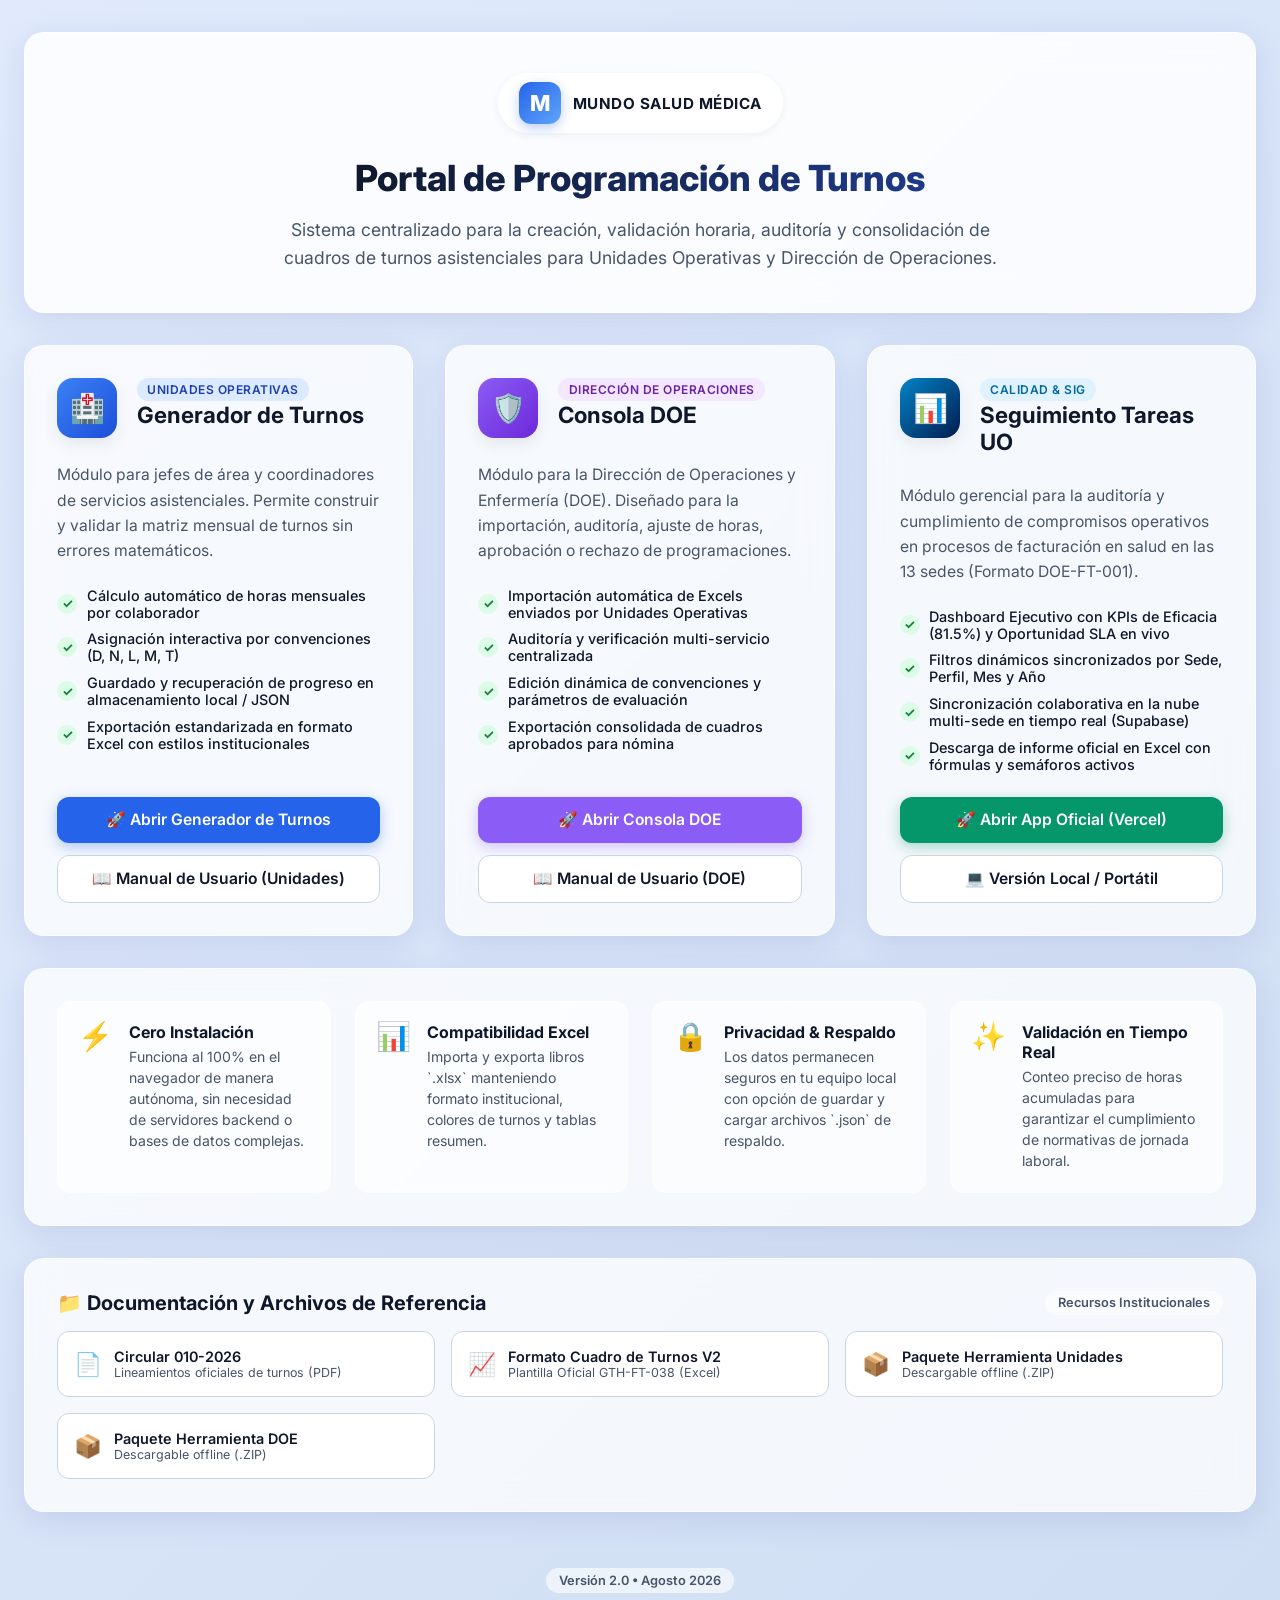
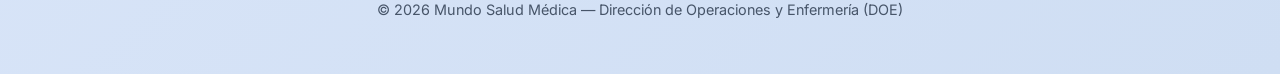
<file: index.html>
<!DOCTYPE html>
<html lang="es">
<head>
    <meta charset="UTF-8">
    <meta name="viewport" content="width=device-width, initial-scale=1.0">
    <meta name="description" content="Portal centralizado de programación y auditoría de turnos asistenciales - Mundo Salud Médica">
    <title>Mundo Salud Médica — Portal de Programación de Turnos</title>
    <!-- Google Fonts -->
    <link rel="preconnect" href="https://fonts.googleapis.com">
    <link rel="preconnect" href="https://fonts.gstatic.com" crossorigin>
    <link href="https://fonts.googleapis.com/css2?family=Inter:wght@300;400;500;600;700;800&display=swap" rel="stylesheet">
    <style>
        :root {
            --primary: #2563eb;
            --primary-hover: #1d4ed8;
            --primary-light: #dbeafe;
            --secondary: #64748b;
            --bg-color: #f1f5f9;
            --glass-bg: rgba(255, 255, 255, 0.75);
            --glass-border: rgba(255, 255, 255, 0.6);
            --glass-shadow: 0 8px 32px 0 rgba(31, 38, 135, 0.1);
            --text-main: #0f172a;
            --text-muted: #475569;
            --border-color: #cbd5e1;
            --danger: #ef4444;
            --warning: #f59e0b;
            --success: #10b981;
            --purple: #8b5cf6;
        }

        * {
            box-sizing: border-box;
            margin: 0;
            padding: 0;
        }

        body {
            font-family: 'Inter', sans-serif;
            background: linear-gradient(135deg, #e0eafc 0%, #cfdef3 100%);
            color: var(--text-main);
            min-height: 100vh;
            padding: 2rem 1.5rem;
            display: flex;
            justify-content: center;
            align-items: center;
        }

        .hub-container {
            max-width: 1280px;
            width: 100%;
            margin: 0 auto;
            display: flex;
            flex-direction: column;
            gap: 2rem;
        }

        .glass-panel {
            background: var(--glass-bg);
            backdrop-filter: blur(16px);
            -webkit-backdrop-filter: blur(16px);
            border: 1px solid var(--glass-border);
            border-radius: 20px;
            box-shadow: var(--glass-shadow);
            padding: 2rem;
            transition: transform 0.3s ease, box-shadow 0.3s ease;
        }

        /* HEADER */
        header.glass-panel {
            display: flex;
            flex-direction: column;
            gap: 1rem;
            align-items: center;
            text-align: center;
            padding: 2.5rem 2rem;
            background: rgba(255, 255, 255, 0.85);
        }

        .logo-badge {
            display: inline-flex;
            align-items: center;
            gap: 0.75rem;
            background: white;
            padding: 0.5rem 1.25rem;
            border-radius: 50px;
            box-shadow: 0 2px 10px rgba(0, 0, 0, 0.05);
            border: 1px solid rgba(255, 255, 255, 0.8);
            margin-bottom: 0.5rem;
        }

        .logo-icon {
            width: 42px;
            height: 42px;
            background: linear-gradient(135deg, var(--primary), #60a5fa);
            color: white;
            border-radius: 12px;
            display: flex;
            align-items: center;
            justify-content: center;
            font-size: 22px;
            font-weight: 800;
            box-shadow: 0 4px 12px rgba(37, 99, 235, 0.3);
        }

        .logo-badge span {
            font-size: 0.95rem;
            font-weight: 700;
            color: var(--text-main);
            letter-spacing: 0.5px;
        }

        header h1 {
            font-size: 2.25rem;
            font-weight: 800;
            line-height: 1.2;
            background: linear-gradient(135deg, #0f172a 0%, #1e3a8a 100%);
            -webkit-background-clip: text;
            background-clip: text;
            -webkit-text-fill-color: transparent;
        }

        header p {
            font-size: 1.1rem;
            color: var(--text-muted);
            max-width: 720px;
            line-height: 1.6;
        }

        /* APPS GRID */
        .apps-grid {
            display: grid;
            grid-template-columns: repeat(auto-fit, minmax(340px, 1fr));
            gap: 2rem;
        }

        .app-card {
            display: flex;
            flex-direction: column;
            justify-content: space-between;
            gap: 1.5rem;
            position: relative;
            overflow: hidden;
        }

        .app-card:hover {
            transform: translateY(-5px);
            box-shadow: 0 16px 40px 0 rgba(31, 38, 135, 0.15);
        }

        .card-header {
            display: flex;
            align-items: flex-start;
            gap: 1.25rem;
        }

        .card-icon {
            width: 60px;
            height: 60px;
            border-radius: 16px;
            display: flex;
            align-items: center;
            justify-content: center;
            font-size: 28px;
            flex-shrink: 0;
            box-shadow: 0 6px 16px rgba(0, 0, 0, 0.08);
        }

        .card-icon.unidad {
            background: linear-gradient(135deg, #3b82f6 0%, #1d4ed8 100%);
            color: white;
        }

        .card-icon.doe {
            background: linear-gradient(135deg, #8b5cf6 0%, #6d28d9 100%);
            color: white;
        }

        .card-icon.calidad {
            background: linear-gradient(135deg, #0284c7 0%, #011c4e 100%);
            color: white;
        }

        .card-title-group h2 {
            font-size: 1.4rem;
            font-weight: 700;
            color: var(--text-main);
            margin-bottom: 0.25rem;
        }

        .badge {
            display: inline-block;
            font-size: 0.75rem;
            font-weight: 600;
            padding: 0.25rem 0.65rem;
            border-radius: 20px;
            text-transform: uppercase;
            letter-spacing: 0.5px;
        }

        .badge-unidad {
            background: #dbeafe;
            color: #1e40af;
        }

        .badge-doe {
            background: #f3e8ff;
            color: #6b21a8;
        }

        .badge-calidad {
            background: #e0f2fe;
            color: #0369a1;
        }

        .card-description {
            font-size: 0.98rem;
            color: var(--text-muted);
            line-height: 1.6;
        }

        .card-features {
            list-style: none;
            display: flex;
            flex-direction: column;
            gap: 0.6rem;
        }

        .card-features li {
            display: flex;
            align-items: center;
            gap: 0.6rem;
            font-size: 0.9rem;
            color: var(--text-main);
            font-weight: 500;
        }

        .card-features li::before {
            content: "✓";
            display: inline-flex;
            align-items: center;
            justify-content: center;
            width: 20px;
            height: 20px;
            border-radius: 50%;
            background: #dcfce7;
            color: #15803d;
            font-size: 0.8rem;
            font-weight: 700;
            flex-shrink: 0;
        }

        .card-actions {
            display: flex;
            flex-direction: column;
            gap: 0.75rem;
            margin-top: auto;
        }

        .btn {
            padding: 0.85rem 1.5rem;
            border: none;
            border-radius: 12px;
            font-weight: 600;
            font-size: 0.98rem;
            cursor: pointer;
            transition: all 0.2s ease;
            display: flex;
            align-items: center;
            justify-content: center;
            gap: 0.6rem;
            text-decoration: none;
            font-family: 'Inter', sans-serif;
        }

        .btn-primary {
            background: var(--primary);
            color: white;
            box-shadow: 0 4px 14px rgba(37, 99, 235, 0.35);
        }

        .btn-primary:hover {
            background: var(--primary-hover);
            transform: translateY(-2px);
            box-shadow: 0 6px 20px rgba(37, 99, 235, 0.45);
        }

        .btn-purple {
            background: var(--purple);
            color: white;
            box-shadow: 0 4px 14px rgba(139, 92, 246, 0.35);
        }

        .btn-purple:hover {
            background: #7c3aed;
            transform: translateY(-2px);
            box-shadow: 0 6px 20px rgba(139, 92, 246, 0.45);
        }

        .btn-emerald {
            background: #059669;
            color: white;
            box-shadow: 0 4px 14px rgba(5, 150, 105, 0.35);
        }

        .btn-emerald:hover {
            background: #047857;
            transform: translateY(-2px);
            box-shadow: 0 6px 20px rgba(5, 150, 105, 0.45);
        }

        .btn-secondary {
            background: white;
            color: var(--text-main);
            border: 1px solid var(--border-color);
        }

        .btn-secondary:hover {
            background: #f8fafc;
            transform: translateY(-2px);
            border-color: #94a3b8;
        }

        /* HIGHLIGHTS / INFO SECTION */
        .info-grid {
            display: grid;
            grid-template-columns: repeat(auto-fit, minmax(260px, 1fr));
            gap: 1.5rem;
        }

        .info-card {
            display: flex;
            align-items: flex-start;
            gap: 1rem;
            padding: 1.25rem;
            background: rgba(255, 255, 255, 0.6);
            border-radius: 14px;
            border: 1px solid rgba(255, 255, 255, 0.4);
        }

        .info-icon {
            font-size: 1.75rem;
            line-height: 1;
        }

        .info-content h3 {
            font-size: 1rem;
            font-weight: 700;
            color: var(--text-main);
            margin-bottom: 0.25rem;
        }

        .info-content p {
            font-size: 0.88rem;
            color: var(--text-muted);
            line-height: 1.5;
        }

        /* DOCS SECTION */
        .docs-section {
            display: flex;
            flex-direction: column;
            gap: 1rem;
        }

        .docs-header {
            display: flex;
            justify-content: space-between;
            align-items: center;
            flex-wrap: wrap;
            gap: 1rem;
        }

        .docs-header h2 {
            font-size: 1.25rem;
            font-weight: 700;
            color: var(--text-main);
            display: flex;
            align-items: center;
            gap: 0.5rem;
        }

        .docs-list {
            display: grid;
            grid-template-columns: repeat(auto-fill, minmax(280px, 1fr));
            gap: 1rem;
        }

        .doc-item {
            display: flex;
            align-items: center;
            gap: 0.75rem;
            padding: 1rem;
            background: white;
            border: 1px solid var(--border-color);
            border-radius: 12px;
            text-decoration: none;
            color: var(--text-main);
            font-weight: 600;
            font-size: 0.9rem;
            transition: all 0.2s ease;
        }

        .doc-item:hover {
            border-color: var(--primary);
            box-shadow: 0 4px 12px rgba(37, 99, 235, 0.12);
            transform: translateY(-2px);
        }

        .doc-item .doc-icon {
            font-size: 1.4rem;
        }

        .doc-item .doc-info {
            display: flex;
            flex-direction: column;
        }

        .doc-item .doc-sub {
            font-size: 0.78rem;
            color: var(--text-muted);
            font-weight: 400;
        }

        /* FOOTER */
        footer {
            text-align: center;
            padding: 1.5rem;
            color: var(--text-muted);
            font-size: 0.9rem;
            display: flex;
            flex-direction: column;
            gap: 0.5rem;
            align-items: center;
        }

        .footer-badge {
            display: inline-flex;
            align-items: center;
            gap: 0.5rem;
            background: rgba(255, 255, 255, 0.6);
            padding: 0.3rem 0.8rem;
            border-radius: 20px;
            font-size: 0.8rem;
            font-weight: 600;
            color: var(--text-muted);
        }

        @media (max-width: 768px) {
            body {
                padding: 1rem;
            }

            header.glass-panel {
                padding: 1.75rem 1.25rem;
            }

            header h1 {
                font-size: 1.75rem;
            }

            .apps-grid {
                grid-template-columns: 1fr;
            }
        }
    </style>
</head>
<body>
    <div class="hub-container">
        <!-- INSTITUTIONAL HEADER -->
        <header class="glass-panel">
            <div class="logo-badge">
                <div class="logo-icon">M</div>
                <span>MUNDO SALUD MÉDICA</span>
            </div>
            <h1>Portal de Programación de Turnos</h1>
            <p>Sistema centralizado para la creación, validación horaria, auditoría y consolidación de cuadros de turnos asistenciales para Unidades Operativas y Dirección de Operaciones.</p>
        </header>

        <!-- MAIN APPLICATIONS GRID -->
        <div class="apps-grid">
            <!-- APP UNIDAD -->
            <div class="glass-panel app-card">
                <div class="card-header">
                    <div class="card-icon unidad">🏥</div>
                    <div class="card-title-group">
                        <span class="badge badge-unidad">Unidades Operativas</span>
                        <h2>Generador de Turnos</h2>
                    </div>
                </div>
                
                <p class="card-description">
                    Módulo para jefes de área y coordinadores de servicios asistenciales. Permite construir y validar la matriz mensual de turnos sin errores matemáticos.
                </p>

                <ul class="card-features">
                    <li>Cálculo automático de horas mensuales por colaborador</li>
                    <li>Asignación interactiva por convenciones (D, N, L, M, T)</li>
                    <li>Guardado y recuperación de progreso en almacenamiento local / JSON</li>
                    <li>Exportación estandarizada en formato Excel con estilos institucionales</li>
                </ul>

                <div class="card-actions">
                    <a href="app_unidad/Generador_Turnos_Unidades.html" class="btn btn-primary">
                        <span>🚀 Abrir Generador de Turnos</span>
                    </a>
                    <a href="app_unidad/Manual_Usuario_Unidades.html" class="btn btn-secondary">
                        <span>📖 Manual de Usuario (Unidades)</span>
                    </a>
                </div>
            </div>

            <!-- APP DOE -->
            <div class="glass-panel app-card">
                <div class="card-header">
                    <div class="card-icon doe">🛡️</div>
                    <div class="card-title-group">
                        <span class="badge badge-doe">Dirección de Operaciones</span>
                        <h2>Consola DOE</h2>
                    </div>
                </div>

                <p class="card-description">
                    Módulo para la Dirección de Operaciones y Enfermería (DOE). Diseñado para la importación, auditoría, ajuste de horas, aprobación o rechazo de programaciones.
                </p>

                <ul class="card-features">
                    <li>Importación automática de Excels enviados por Unidades Operativas</li>
                    <li>Auditoría y verificación multi-servicio centralizada</li>
                    <li>Edición dinámica de convenciones y parámetros de evaluación</li>
                    <li>Exportación consolidada de cuadros aprobados para nómina</li>
                </ul>

                <div class="card-actions">
                    <a href="app_doe/Consola_DOE.html" class="btn btn-purple">
                        <span>🚀 Abrir Consola DOE</span>
                    </a>
                    <a href="app_doe/Manual_Usuario_DOE.html" class="btn btn-secondary">
                        <span>📖 Manual de Usuario (DOE)</span>
                    </a>
                </div>
            </div>

            <!-- APP SEGUIMIENTO DE TAREAS UO (CALIDAD & SIG) -->
            <div class="glass-panel app-card">
                <div class="card-header">
                    <div class="card-icon calidad">📊</div>
                    <div class="card-title-group">
                        <span class="badge badge-calidad">Calidad & SIG</span>
                        <h2>Seguimiento Tareas UO</h2>
                    </div>
                </div>

                <p class="card-description">
                    Módulo gerencial para la auditoría y cumplimiento de compromisos operativos en procesos de facturación en salud en las 13 sedes (Formato DOE-FT-001).
                </p>

                <ul class="card-features">
                    <li>Dashboard Ejecutivo con KPIs de Eficacia (81.5%) y Oportunidad SLA en vivo</li>
                    <li>Filtros dinámicos sincronizados por Sede, Perfil, Mes y Año</li>
                    <li>Sincronización colaborativa en la nube multi-sede en tiempo real (Supabase)</li>
                    <li>Descarga de informe oficial en Excel con fórmulas y semáforos activos</li>
                </ul>

                <div class="card-actions">
                    <a href="https://msm-seguimiento-tareas.vercel.app" target="_blank" class="btn btn-emerald">
                        <span>🚀 Abrir App Oficial (Vercel)</span>
                    </a>
                    <a href="../Calidad/Seguimiento_Tareas/MundoSalud_Seguimiento_Tareas_App.html" target="_blank" class="btn btn-secondary">
                        <span>💻 Versión Local / Portátil</span>
                    </a>
                </div>
            </div>
        </div>

        <!-- PLATFORM HIGHLIGHTS -->
        <div class="glass-panel">
            <div class="info-grid">
                <div class="info-card">
                    <span class="info-icon">⚡</span>
                    <div class="info-content">
                        <h3>Cero Instalación</h3>
                        <p>Funciona al 100% en el navegador de manera autónoma, sin necesidad de servidores backend o bases de datos complejas.</p>
                    </div>
                </div>

                <div class="info-card">
                    <span class="info-icon">📊</span>
                    <div class="info-content">
                        <h3>Compatibilidad Excel</h3>
                        <p>Importa y exporta libros `.xlsx` manteniendo formato institucional, colores de turnos y tablas resumen.</p>
                    </div>
                </div>

                <div class="info-card">
                    <span class="info-icon">🔒</span>
                    <div class="info-content">
                        <h3>Privacidad & Respaldo</h3>
                        <p>Los datos permanecen seguros en tu equipo local con opción de guardar y cargar archivos `.json` de respaldo.</p>
                    </div>
                </div>

                <div class="info-card">
                    <span class="info-icon">✨</span>
                    <div class="info-content">
                        <h3>Validación en Tiempo Real</h3>
                        <p>Conteo preciso de horas acumuladas para garantizar el cumplimiento de normativas de jornada laboral.</p>
                    </div>
                </div>
            </div>
        </div>

        <!-- DOCUMENTATION & RESOURCES -->
        <div class="glass-panel docs-section">
            <div class="docs-header">
                <h2>📁 Documentación y Archivos de Referencia</h2>
                <span class="footer-badge">Recursos Institucionales</span>
            </div>
            
            <div class="docs-list">
                <a href="docs/CIRCULAR 010-2026 ACTUALIZACION PROGRAMACION CUADRO DE TURNOS.pdf" target="_blank" class="doc-item">
                    <span class="doc-icon">📄</span>
                    <div class="doc-info">
                        <span>Circular 010-2026</span>
                        <span class="doc-sub">Lineamientos oficiales de turnos (PDF)</span>
                    </div>
                </a>

                <a href="docs/8.GTH-FT-038 Cuadro de Turnos V2- AGOSTO 2026 UO SMA (Rev DOE).xlsx" download class="doc-item">
                    <span class="doc-icon">📈</span>
                    <div class="doc-info">
                        <span>Formato Cuadro de Turnos V2</span>
                        <span class="doc-sub">Plantilla Oficial GTH-FT-038 (Excel)</span>
                    </div>
                </a>

                <a href="docs/Herramienta_Unidades.zip" download class="doc-item">
                    <span class="doc-icon">📦</span>
                    <div class="doc-info">
                        <span>Paquete Herramienta Unidades</span>
                        <span class="doc-sub">Descargable offline (.ZIP)</span>
                    </div>
                </a>

                <a href="docs/Herramienta_DOE.zip" download class="doc-item">
                    <span class="doc-icon">📦</span>
                    <div class="doc-info">
                        <span>Paquete Herramienta DOE</span>
                        <span class="doc-sub">Descargable offline (.ZIP)</span>
                    </div>
                </a>
            </div>
        </div>

        <!-- FOOTER -->
        <footer>
            <div class="footer-badge">Versión 2.0 • Agosto 2026</div>
            <p>© 2026 Mundo Salud Médica — Dirección de Operaciones y Enfermería (DOE)</p>
        </footer>
    </div>
</body>
</html>
</file>
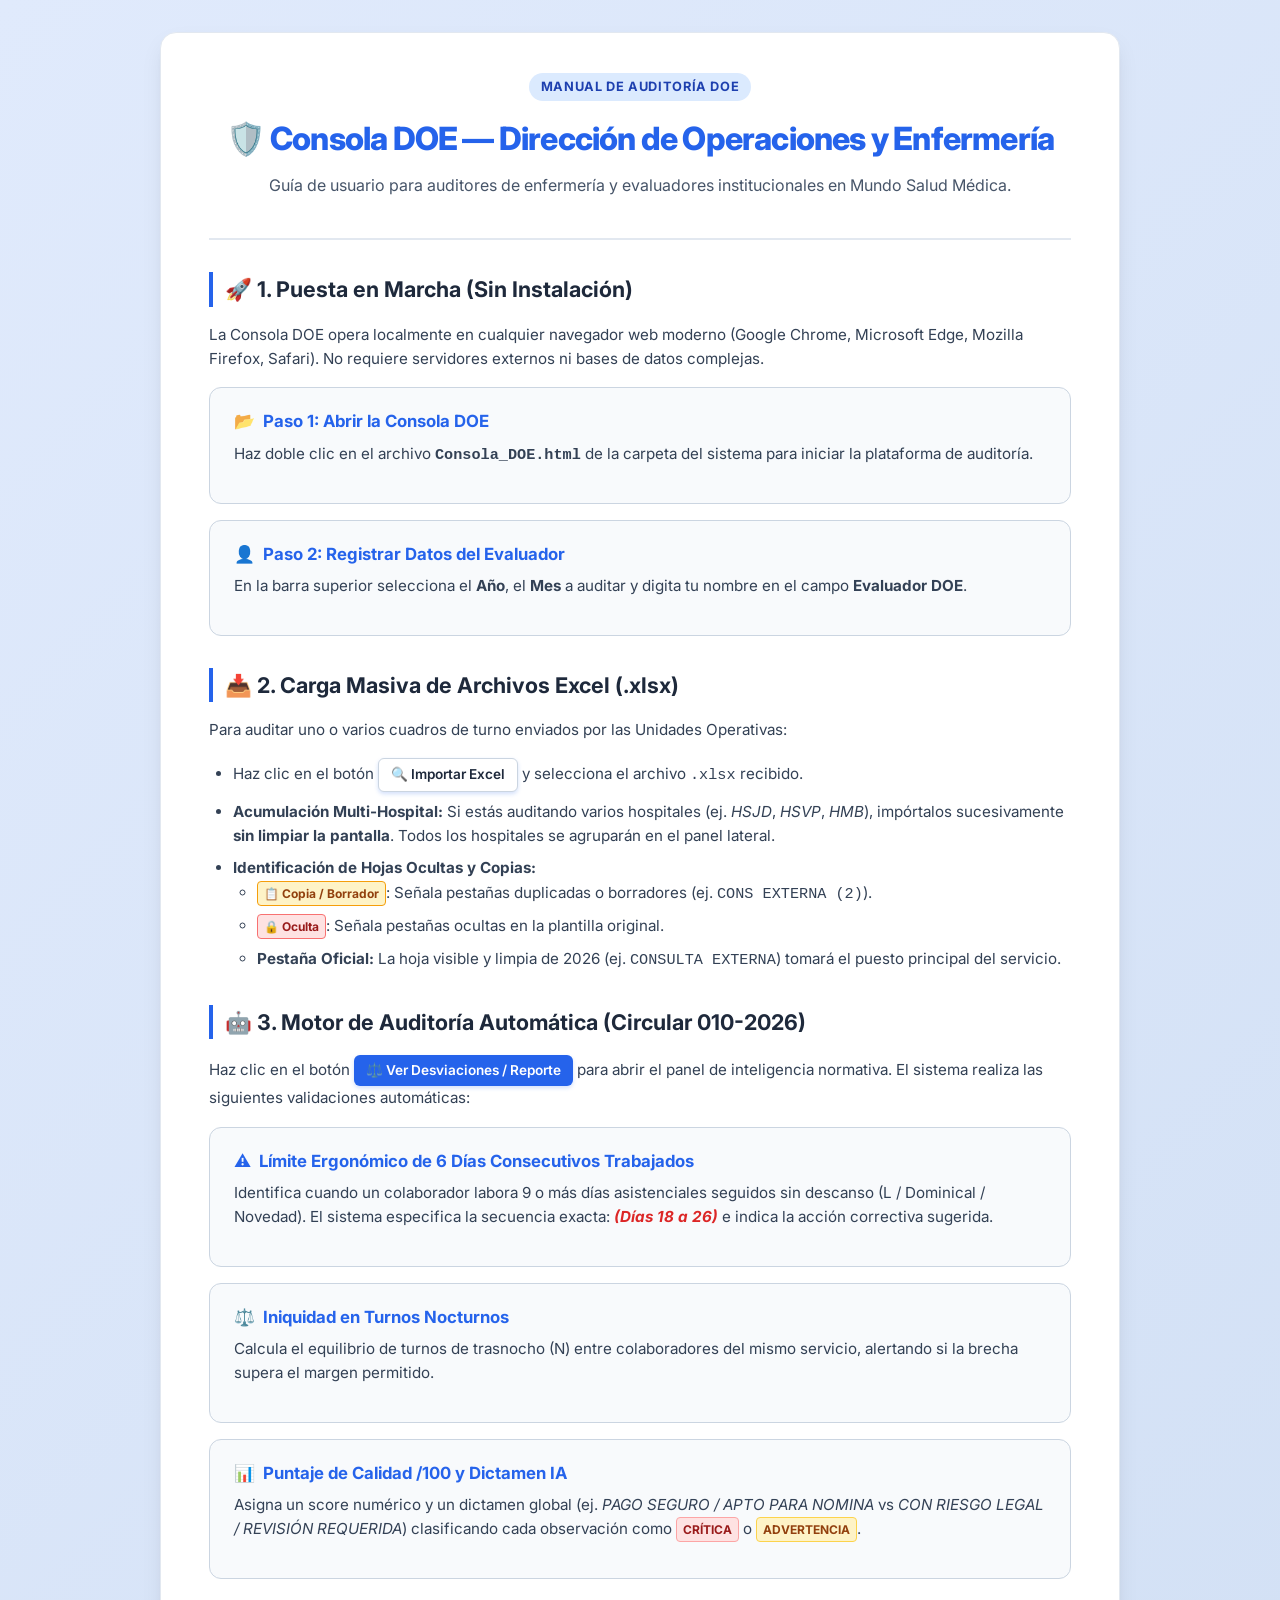
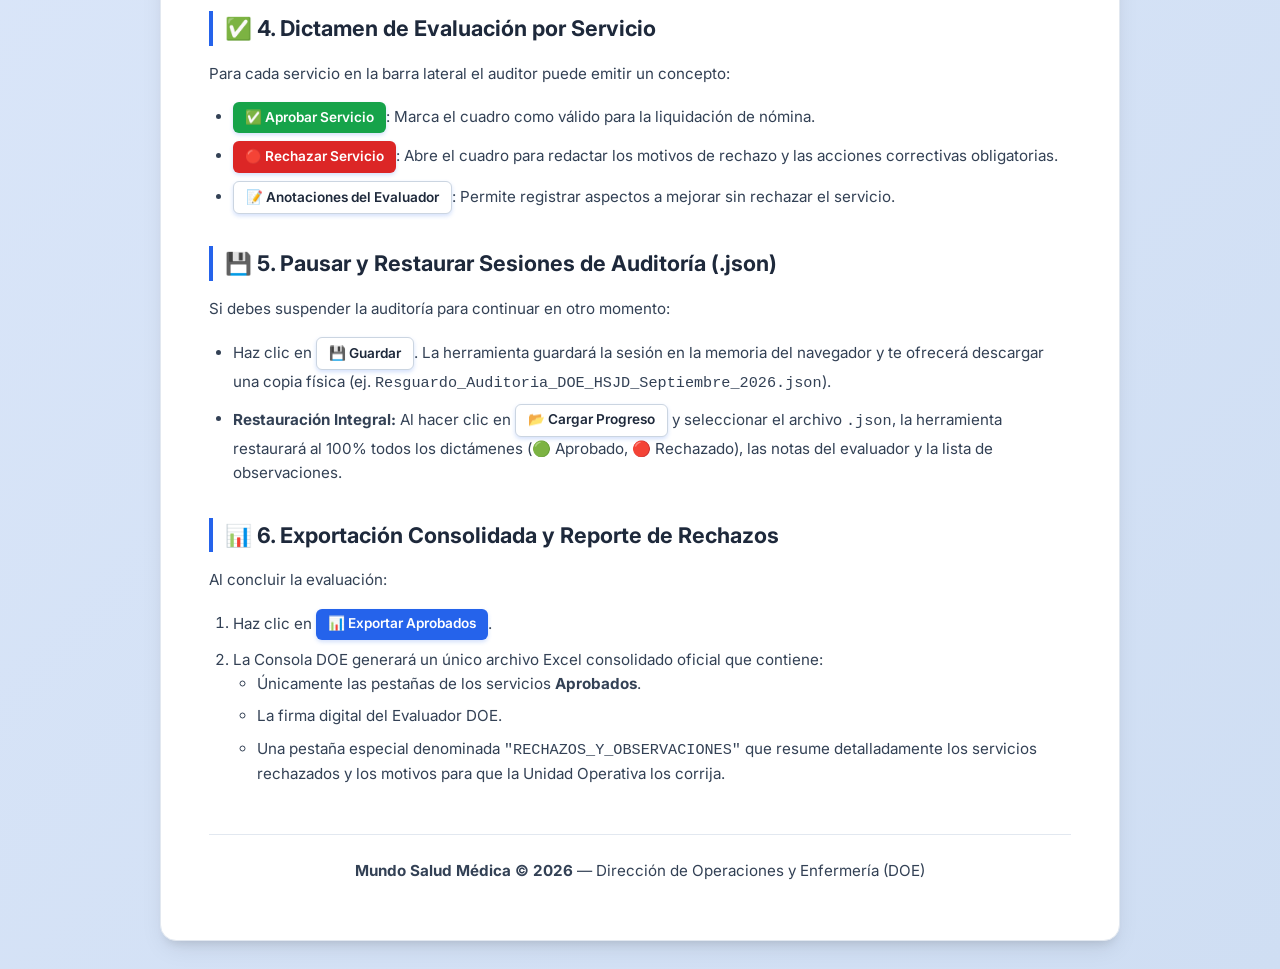
<file: app_doe/Manual_Usuario_DOE.html>
<!DOCTYPE html>
<html lang="es">
<head>
    <meta charset="UTF-8">
    <meta name="viewport" content="width=device-width, initial-scale=1.0">
    <title>Manual de Usuario - Consola DOE Auditoría</title>
    <!-- Google Fonts -->
    <link rel="preconnect" href="https://fonts.googleapis.com">
    <link rel="preconnect" href="https://fonts.gstatic.com" crossorigin>
    <link href="https://fonts.googleapis.com/css2?family=Inter:wght@300;400;500;600;700;800&display=swap" rel="stylesheet">
    <style>
        :root {
            --primary: #2563eb;
            --primary-hover: #1d4ed8;
            --bg-color: #f8fafc;
            --card-bg: #ffffff;
            --text-main: #0f172a;
            --text-muted: #475569;
            --border-color: #e2e8f0;
            --success: #16a34a;
            --warning: #d97706;
            --danger: #dc2626;
        }

        * {
            box-sizing: border-box;
            margin: 0;
            padding: 0;
        }

        body {
            font-family: 'Inter', sans-serif;
            line-height: 1.6;
            color: var(--text-main);
            background: linear-gradient(135deg, #e0eafc 0%, #cfdef3 100%);
            min-height: 100vh;
            padding: 2rem 1rem;
        }

        .container {
            max-width: 960px;
            margin: 0 auto;
            background: var(--card-bg);
            border-radius: 16px;
            box-shadow: 0 10px 25px -5px rgba(0, 0, 0, 0.1), 0 8px 10px -6px rgba(0, 0, 0, 0.1);
            padding: 2.5rem 3rem;
            border: 1px solid var(--border-color);
        }

        .header {
            text-align: center;
            border-bottom: 2px solid var(--border-color);
            padding-bottom: 1.5rem;
            margin-bottom: 2rem;
        }

        .badge-tag {
            display: inline-block;
            background: #dbeafe;
            color: #1e40af;
            font-size: 0.8rem;
            font-weight: 700;
            padding: 0.25rem 0.75rem;
            border-radius: 9999px;
            margin-bottom: 0.75rem;
            text-transform: uppercase;
            letter-spacing: 0.05em;
        }

        h1 {
            color: var(--primary);
            font-size: 2rem;
            font-weight: 800;
            letter-spacing: -0.025em;
        }

        .subtitle {
            color: var(--text-muted);
            font-size: 1rem;
            margin-top: 0.5rem;
        }

        h2 {
            color: #1e293b;
            font-size: 1.35rem;
            font-weight: 700;
            margin-top: 2rem;
            margin-bottom: 1rem;
            display: flex;
            align-items: center;
            gap: 0.6rem;
            border-left: 4px solid var(--primary);
            padding-left: 0.75rem;
        }

        p {
            margin-bottom: 1rem;
            color: #334155;
            font-size: 0.95rem;
        }

        .step-box {
            background: #f8fafc;
            border: 1px solid #cbd5e1;
            border-radius: 12px;
            padding: 1.25rem 1.5rem;
            margin: 1rem 0;
            transition: transform 0.2s, box-shadow 0.2s;
        }

        .step-box:hover {
            transform: translateY(-2px);
            box-shadow: 0 4px 12px rgba(0,0,0,0.05);
        }

        .step-title {
            font-weight: 700;
            color: var(--primary);
            font-size: 1.05rem;
            margin-bottom: 0.4rem;
            display: flex;
            align-items: center;
            gap: 0.5rem;
        }

        ul, ol {
            padding-left: 1.5rem;
            margin-bottom: 1.25rem;
        }

        li {
            margin-bottom: 0.5rem;
            color: #334155;
            font-size: 0.95rem;
        }

        .btn-demo {
            display: inline-flex;
            align-items: center;
            gap: 0.4rem;
            background: #2563eb;
            color: white;
            padding: 0.3rem 0.75rem;
            border-radius: 6px;
            font-size: 0.85rem;
            font-weight: 600;
            box-shadow: 0 2px 4px rgba(37, 99, 235, 0.2);
        }

        .btn-demo-green { background: #16a34a; }
        .btn-demo-red { background: #dc2626; }
        .btn-demo-sec { background: #ffffff; color: #1e293b; border: 1px solid #cbd5e1; }

        .badge-demo {
            display: inline-block;
            padding: 2px 6px;
            border-radius: 4px;
            font-size: 0.75rem;
            font-weight: 700;
        }
        .badge-demo.oculta { background: #fee2e2; color: #991b1b; border: 1px solid #f87171; }
        .badge-demo.copia { background: #fef3c7; color: #92400e; border: 1px solid #f59e0b; }
        .badge-demo.critica { background: #fee2e2; color: #991b1b; border: 1px solid #fca5a5; }
        .badge-demo.advertencia { background: #fef3c7; color: #92400e; border: 1px solid #fcd34d; }

        .callout {
            background: #eff6ff;
            border-left: 4px solid #3b82f6;
            padding: 1rem 1.25rem;
            border-radius: 0 8px 8px 0;
            margin: 1.25rem 0;
            font-size: 0.9rem;
            color: #1e40af;
        }

        .callout-warning {
            background: #fffbeb;
            border-left-color: #f59e0b;
            color: #92400e;
        }

        .footer {
            text-align: center;
            margin-top: 3rem;
            padding-top: 1.5rem;
            border-top: 1px solid var(--border-color);
            color: var(--text-muted);
            font-size: 0.85rem;
        }

        @media (max-width: 768px) {
            .container {
                padding: 1.5rem 1.25rem;
            }
            h1 {
                font-size: 1.6rem;
            }
        }
    </style>
</head>
<body>

    <div class="container">
        <div class="header">
            <span class="badge-tag">Manual de Auditoría DOE</span>
            <h1>🛡️ Consola DOE — Dirección de Operaciones y Enfermería</h1>
            <p class="subtitle">Guía de usuario para auditores de enfermería y evaluadores institucionales en Mundo Salud Médica.</p>
        </div>

        <h2>🚀 1. Puesta en Marcha (Sin Instalación)</h2>
        <p>La Consola DOE opera localmente en cualquier navegador web moderno (Google Chrome, Microsoft Edge, Mozilla Firefox, Safari). No requiere servidores externos ni bases de datos complejas.</p>
        <div class="step-box">
            <div class="step-title"><span>📂</span> Paso 1: Abrir la Consola DOE</div>
            <p>Haz doble clic en el archivo <strong><code>Consola_DOE.html</code></strong> de la carpeta del sistema para iniciar la plataforma de auditoría.</p>
        </div>
        <div class="step-box">
            <div class="step-title"><span>👤</span> Paso 2: Registrar Datos del Evaluador</div>
            <p>En la barra superior selecciona el <strong>Año</strong>, el <strong>Mes</strong> a auditar y digita tu nombre en el campo <strong>Evaluador DOE</strong>.</p>
        </div>

        <h2>📥 2. Carga Masiva de Archivos Excel (.xlsx)</h2>
        <p>Para auditar uno o varios cuadros de turno enviados por las Unidades Operativas:</p>
        <ul>
            <li>Haz clic en el botón <span class="btn-demo btn-demo-sec">🔍 Importar Excel</span> y selecciona el archivo <code>.xlsx</code> recibido.</li>
            <li><strong>Acumulación Multi-Hospital:</strong> Si estás auditando varios hospitales (ej. <em>HSJD</em>, <em>HSVP</em>, <em>HMB</em>), impórtalos sucesivamente <strong>sin limpiar la pantalla</strong>. Todos los hospitales se agruparán en el panel lateral.</li>
            <li><strong>Identificación de Hojas Ocultas y Copias:</strong>
                <ul>
                    <li><span class="badge-demo copia">📋 Copia / Borrador</span>: Señala pestañas duplicadas o borradores (ej. <code>CONS EXTERNA (2)</code>).</li>
                    <li><span class="badge-demo oculta">🔒 Oculta</span>: Señala pestañas ocultas en la plantilla original.</li>
                    <li><strong>Pestaña Oficial:</strong> La hoja visible y limpia de 2026 (ej. <code>CONSULTA EXTERNA</code>) tomará el puesto principal del servicio.</li>
                </ul>
            </li>
        </ul>

        <h2>🤖 3. Motor de Auditoría Automática (Circular 010-2026)</h2>
        <p>Haz clic en el botón <span class="btn-demo">⚖️ Ver Desviaciones / Reporte</span> para abrir el panel de inteligencia normativa. El sistema realiza las siguientes validaciones automáticas:</p>

        <div class="step-box">
            <div class="step-title"><span>⚠️</span> Límite Ergonómico de 6 Días Consecutivos Trabajados</div>
            <p>Identifica cuando un colaborador labora 9 o más días asistenciales seguidos sin descanso (L / Dominical / Novedad). El sistema especifica la secuencia exacta: <em style="color:#dc2626; font-weight:bold;">(Días 18 a 26)</em> e indica la acción correctiva sugerida.</p>
        </div>

        <div class="step-box">
            <div class="step-title"><span>⚖️</span> Iniquidad en Turnos Nocturnos</div>
            <p>Calcula el equilibrio de turnos de trasnocho (N) entre colaboradores del mismo servicio, alertando si la brecha supera el margen permitido.</p>
        </div>

        <div class="step-box">
            <div class="step-title"><span>📊</span> Puntaje de Calidad /100 y Dictamen IA</div>
            <p>Asigna un score numérico y un dictamen global (ej. <em>PAGO SEGURO / APTO PARA NOMINA</em> vs <em>CON RIESGO LEGAL / REVISIÓN REQUERIDA</em>) clasificando cada observación como <span class="badge-demo critica">CRÍTICA</span> o <span class="badge-demo advertencia">ADVERTENCIA</span>.</p>
        </div>

        <h2>✅ 4. Dictamen de Evaluación por Servicio</h2>
        <p>Para cada servicio en la barra lateral el auditor puede emitir un concepto:</p>
        <ul>
            <li><span class="btn-demo btn-demo-green">✅ Aprobar Servicio</span>: Marca el cuadro como válido para la liquidación de nómina.</li>
            <li><span class="btn-demo btn-demo-red">🔴 Rechazar Servicio</span>: Abre el cuadro para redactar los motivos de rechazo y las acciones correctivas obligatorias.</li>
            <li><span class="btn-demo btn-demo-sec">📝 Anotaciones del Evaluador</span>: Permite registrar aspectos a mejorar sin rechazar el servicio.</li>
        </ul>

        <h2>💾 5. Pausar y Restaurar Sesiones de Auditoría (.json)</h2>
        <p>Si debes suspender la auditoría para continuar en otro momento:</p>
        <ul>
            <li>Haz clic en <span class="btn-demo btn-demo-sec">💾 Guardar</span>. La herramienta guardará la sesión en la memoria del navegador y te ofrecerá descargar una copia física (ej. <code>Resguardo_Auditoria_DOE_HSJD_Septiembre_2026.json</code>).</li>
            <li><strong>Restauración Integral:</strong> Al hacer clic en <span class="btn-demo btn-demo-sec">📂 Cargar Progreso</span> y seleccionar el archivo <code>.json</code>, la herramienta restaurará al 100% todos los dictámenes (🟢 Aprobado, 🔴 Rechazado), las notas del evaluador y la lista de observaciones.</li>
        </ul>

        <h2>📊 6. Exportación Consolidada y Reporte de Rechazos</h2>
        <p>Al concluir la evaluación:</p>
        <ol>
            <li>Haz clic en <span class="btn-demo">📊 Exportar Aprobados</span>.</li>
            <li>La Consola DOE generará un único archivo Excel consolidado oficial que contiene:
                <ul>
                    <li>Únicamente las pestañas de los servicios <strong>Aprobados</strong>.</li>
                    <li>La firma digital del Evaluador DOE.</li>
                    <li>Una pestaña especial denominada <code>"RECHAZOS_Y_OBSERVACIONES"</code> que resume detalladamente los servicios rechazados y los motivos para que la Unidad Operativa los corrija.</li>
                </ul>
            </li>
        </ol>

        <div class="footer">
            <p><strong>Mundo Salud Médica © 2026</strong> — Dirección de Operaciones y Enfermería (DOE)</p>
        </div>
    </div>

</body>
</html>
</file>
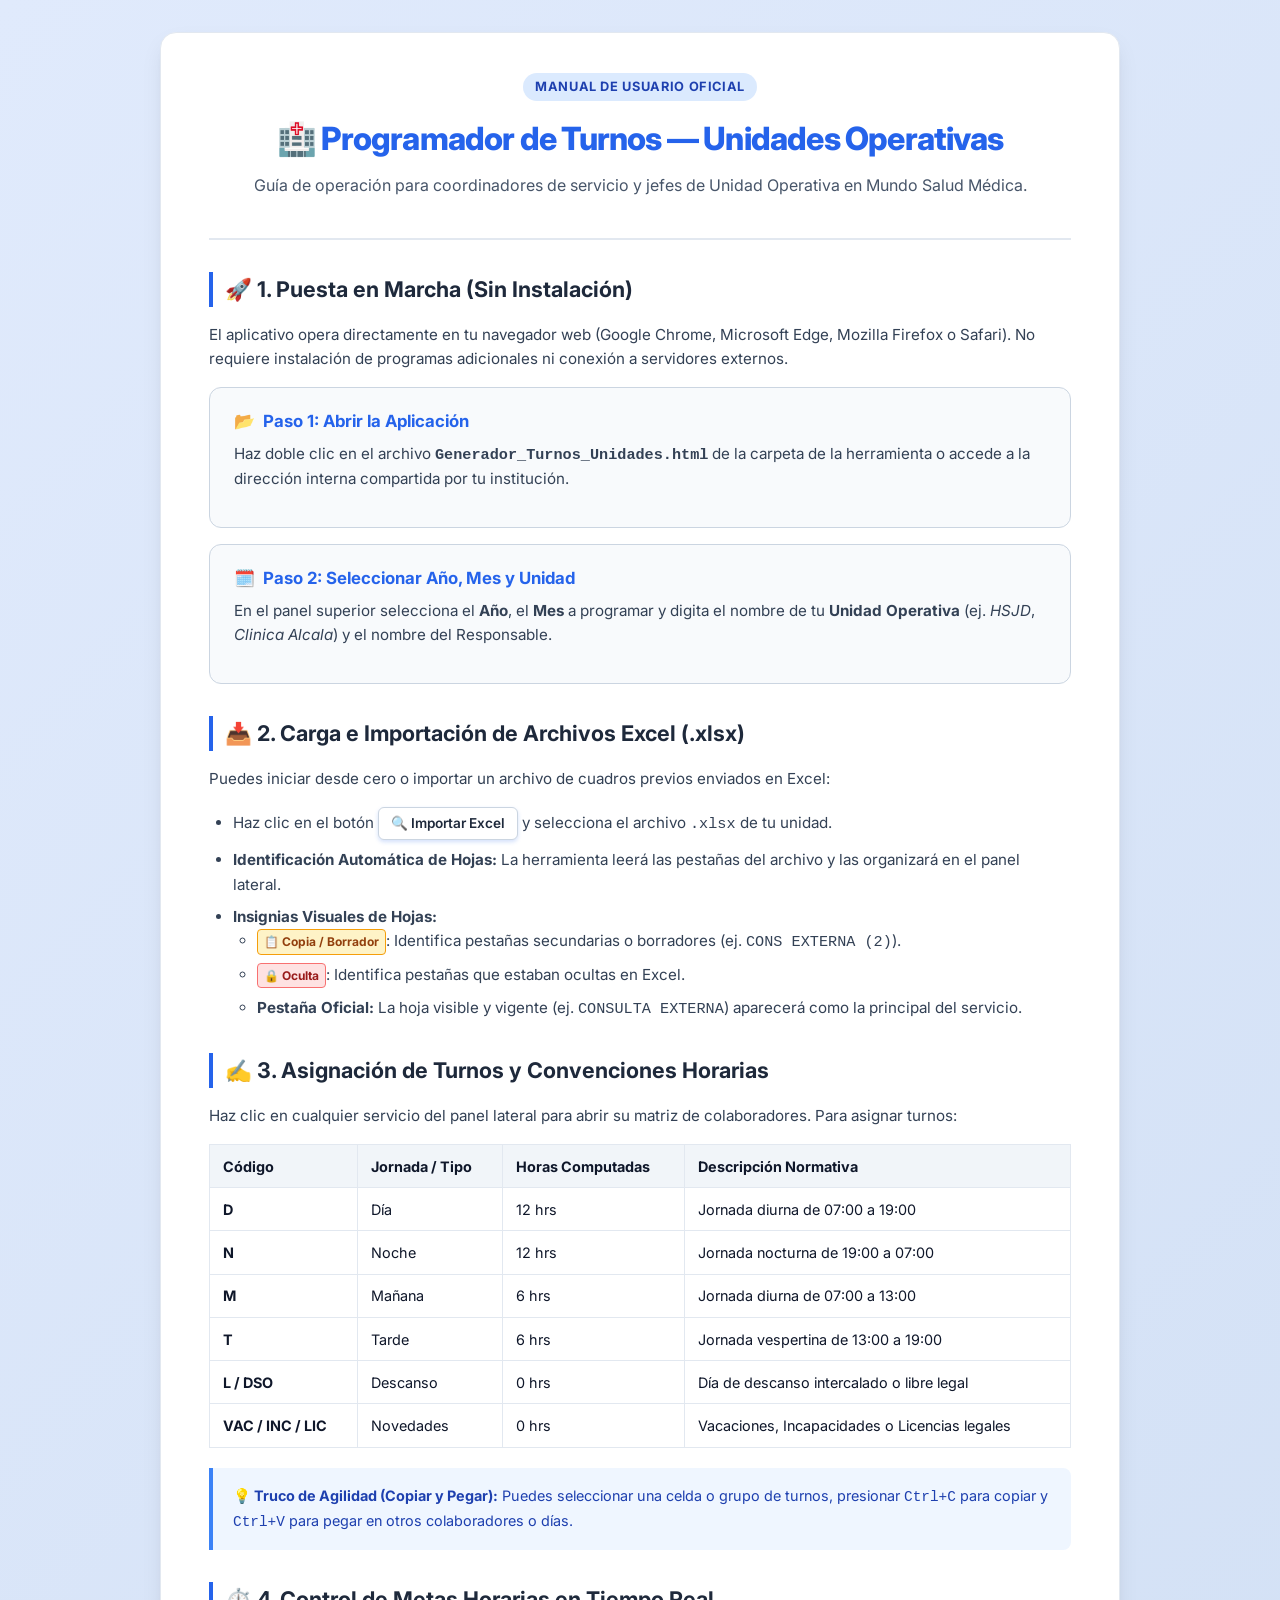
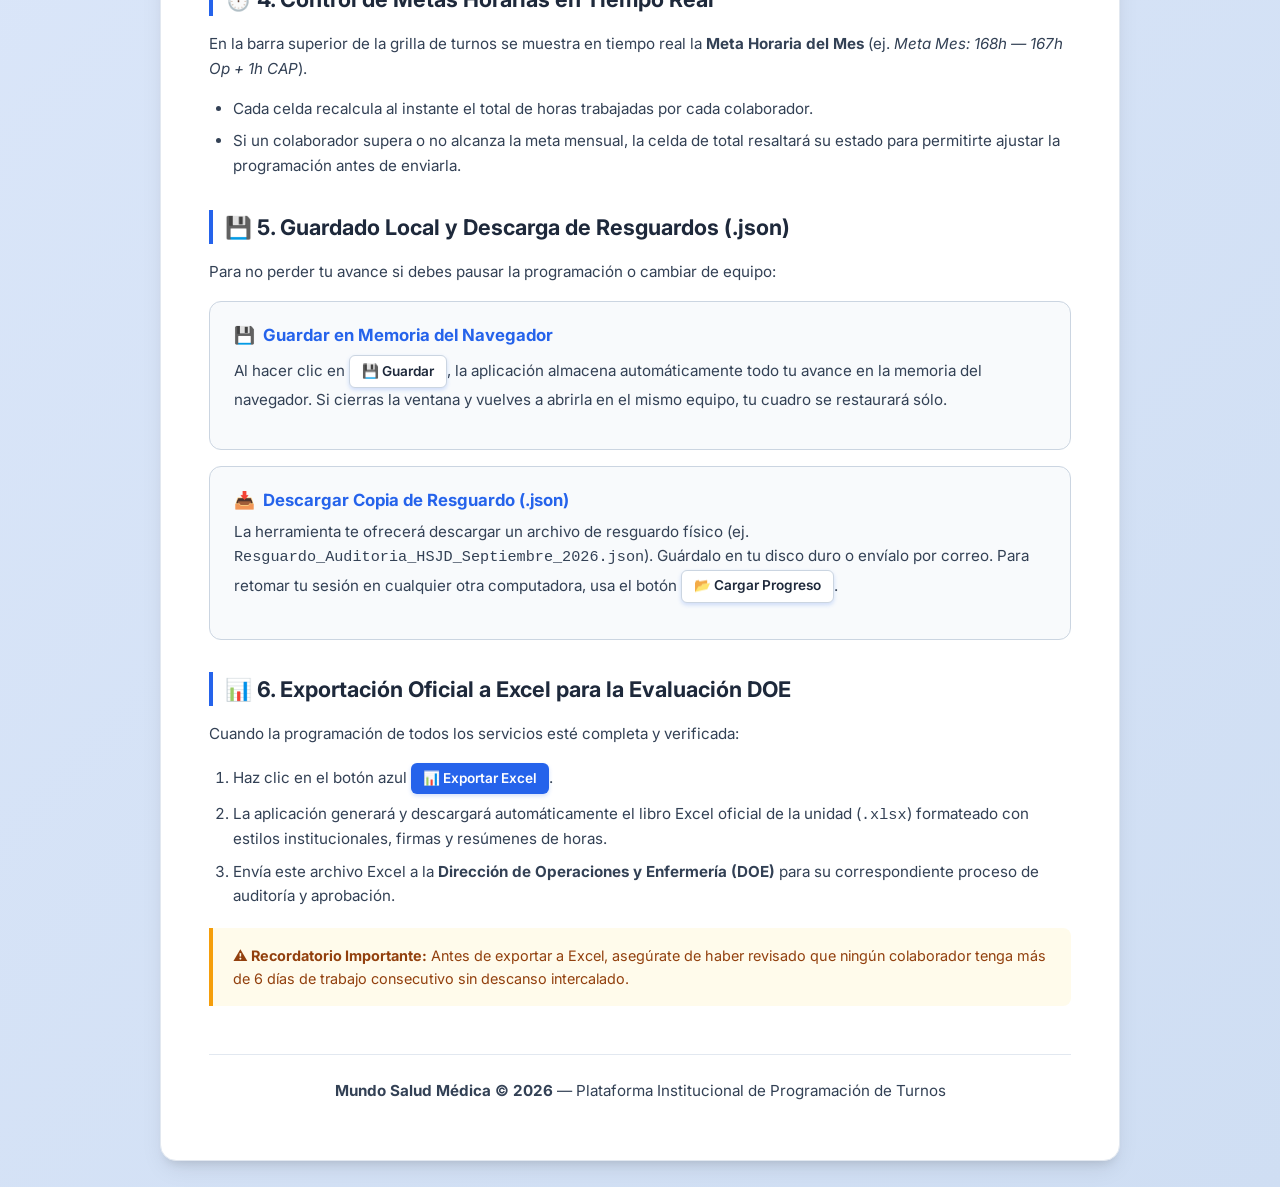
<file: app_unidad/Manual_Usuario_Unidades.html>
<!DOCTYPE html>
<html lang="es">
<head>
    <meta charset="UTF-8">
    <meta name="viewport" content="width=device-width, initial-scale=1.0">
    <title>Manual de Usuario - Programación de Turnos Unidades</title>
    <!-- Google Fonts -->
    <link rel="preconnect" href="https://fonts.googleapis.com">
    <link rel="preconnect" href="https://fonts.gstatic.com" crossorigin>
    <link href="https://fonts.googleapis.com/css2?family=Inter:wght@300;400;500;600;700;800&display=swap" rel="stylesheet">
    <style>
        :root {
            --primary: #2563eb;
            --primary-hover: #1d4ed8;
            --bg-color: #f8fafc;
            --card-bg: #ffffff;
            --text-main: #0f172a;
            --text-muted: #475569;
            --border-color: #e2e8f0;
            --success: #16a34a;
            --warning: #d97706;
            --danger: #dc2626;
        }

        * {
            box-sizing: border-box;
            margin: 0;
            padding: 0;
        }

        body {
            font-family: 'Inter', sans-serif;
            line-height: 1.6;
            color: var(--text-main);
            background: linear-gradient(135deg, #e0eafc 0%, #cfdef3 100%);
            min-height: 100vh;
            padding: 2rem 1rem;
        }

        .container {
            max-width: 960px;
            margin: 0 auto;
            background: var(--card-bg);
            border-radius: 16px;
            box-shadow: 0 10px 25px -5px rgba(0, 0, 0, 0.1), 0 8px 10px -6px rgba(0, 0, 0, 0.1);
            padding: 2.5rem 3rem;
            border: 1px solid var(--border-color);
        }

        .header {
            text-align: center;
            border-bottom: 2px solid var(--border-color);
            padding-bottom: 1.5rem;
            margin-bottom: 2rem;
        }

        .badge-tag {
            display: inline-block;
            background: #dbeafe;
            color: #1e40af;
            font-size: 0.8rem;
            font-weight: 700;
            padding: 0.25rem 0.75rem;
            border-radius: 9999px;
            margin-bottom: 0.75rem;
            text-transform: uppercase;
            letter-spacing: 0.05em;
        }

        h1 {
            color: var(--primary);
            font-size: 2rem;
            font-weight: 800;
            letter-spacing: -0.025em;
        }

        .subtitle {
            color: var(--text-muted);
            font-size: 1rem;
            margin-top: 0.5rem;
        }

        h2 {
            color: #1e293b;
            font-size: 1.35rem;
            font-weight: 700;
            margin-top: 2rem;
            margin-bottom: 1rem;
            display: flex;
            align-items: center;
            gap: 0.6rem;
            border-left: 4px solid var(--primary);
            padding-left: 0.75rem;
        }

        p {
            margin-bottom: 1rem;
            color: #334155;
            font-size: 0.95rem;
        }

        .step-box {
            background: #f8fafc;
            border: 1px solid #cbd5e1;
            border-radius: 12px;
            padding: 1.25rem 1.5rem;
            margin: 1rem 0;
            transition: transform 0.2s, box-shadow 0.2s;
        }

        .step-box:hover {
            transform: translateY(-2px);
            box-shadow: 0 4px 12px rgba(0,0,0,0.05);
        }

        .step-title {
            font-weight: 700;
            color: var(--primary);
            font-size: 1.05rem;
            margin-bottom: 0.4rem;
            display: flex;
            align-items: center;
            gap: 0.5rem;
        }

        ul, ol {
            padding-left: 1.5rem;
            margin-bottom: 1.25rem;
        }

        li {
            margin-bottom: 0.5rem;
            color: #334155;
            font-size: 0.95rem;
        }

        .btn-demo {
            display: inline-flex;
            align-items: center;
            gap: 0.4rem;
            background: #2563eb;
            color: white;
            padding: 0.3rem 0.75rem;
            border-radius: 6px;
            font-size: 0.85rem;
            font-weight: 600;
            box-shadow: 0 2px 4px rgba(37, 99, 235, 0.2);
        }

        .btn-demo-sec {
            background: #ffffff;
            color: #1e293b;
            border: 1px solid #cbd5e1;
        }

        .badge-demo {
            display: inline-block;
            padding: 2px 6px;
            border-radius: 4px;
            font-size: 0.75rem;
            font-weight: 700;
        }
        .badge-demo.oculta { background: #fee2e2; color: #991b1b; border: 1px solid #f87171; }
        .badge-demo.copia { background: #fef3c7; color: #92400e; border: 1px solid #f59e0b; }

        .callout {
            background: #eff6ff;
            border-left: 4px solid #3b82f6;
            padding: 1rem 1.25rem;
            border-radius: 0 8px 8px 0;
            margin: 1.25rem 0;
            font-size: 0.9rem;
            color: #1e40af;
        }

        .callout-warning {
            background: #fffbeb;
            border-left-color: #f59e0b;
            color: #92400e;
        }

        table.conv-table {
            width: 100%;
            border-collapse: collapse;
            margin: 1rem 0;
            font-size: 0.9rem;
        }

        table.conv-table th, table.conv-table td {
            padding: 0.6rem 0.8rem;
            border: 1px solid var(--border-color);
            text-align: left;
        }

        table.conv-table th {
            background: #f1f5f9;
            font-weight: 700;
        }

        .footer {
            text-align: center;
            margin-top: 3rem;
            padding-top: 1.5rem;
            border-top: 1px solid var(--border-color);
            color: var(--text-muted);
            font-size: 0.85rem;
        }

        @media (max-width: 768px) {
            .container {
                padding: 1.5rem 1.25rem;
            }
            h1 {
                font-size: 1.6rem;
            }
        }
    </style>
</head>
<body>

    <div class="container">
        <div class="header">
            <span class="badge-tag">Manual de Usuario Oficial</span>
            <h1>🏥 Programador de Turnos — Unidades Operativas</h1>
            <p class="subtitle">Guía de operación para coordinadores de servicio y jefes de Unidad Operativa en Mundo Salud Médica.</p>
        </div>

        <h2>🚀 1. Puesta en Marcha (Sin Instalación)</h2>
        <p>El aplicativo opera directamente en tu navegador web (Google Chrome, Microsoft Edge, Mozilla Firefox o Safari). No requiere instalación de programas adicionales ni conexión a servidores externos.</p>
        <div class="step-box">
            <div class="step-title"><span>📂</span> Paso 1: Abrir la Aplicación</div>
            <p>Haz doble clic en el archivo <strong><code>Generador_Turnos_Unidades.html</code></strong> de la carpeta de la herramienta o accede a la dirección interna compartida por tu institución.</p>
        </div>
        <div class="step-box">
            <div class="step-title"><span>🗓️</span> Paso 2: Seleccionar Año, Mes y Unidad</div>
            <p>En el panel superior selecciona el <strong>Año</strong>, el <strong>Mes</strong> a programar y digita el nombre de tu <strong>Unidad Operativa</strong> (ej. <em>HSJD</em>, <em>Clinica Alcala</em>) y el nombre del Responsable.</p>
        </div>

        <h2>📥 2. Carga e Importación de Archivos Excel (.xlsx)</h2>
        <p>Puedes iniciar desde cero o importar un archivo de cuadros previos enviados en Excel:</p>
        <ul>
            <li>Haz clic en el botón <span class="btn-demo btn-demo-sec">🔍 Importar Excel</span> y selecciona el archivo <code>.xlsx</code> de tu unidad.</li>
            <li><strong>Identificación Automática de Hojas:</strong> La herramienta leerá las pestañas del archivo y las organizará en el panel lateral.</li>
            <li><strong>Insignias Visuales de Hojas:</strong>
                <ul>
                    <li><span class="badge-demo copia">📋 Copia / Borrador</span>: Identifica pestañas secundarias o borradores (ej. <code>CONS EXTERNA (2)</code>).</li>
                    <li><span class="badge-demo oculta">🔒 Oculta</span>: Identifica pestañas que estaban ocultas en Excel.</li>
                    <li><strong>Pestaña Oficial:</strong> La hoja visible y vigente (ej. <code>CONSULTA EXTERNA</code>) aparecerá como la principal del servicio.</li>
                </ul>
            </li>
        </ul>

        <h2>✍️ 3. Asignación de Turnos y Convenciones Horarias</h2>
        <p>Haz clic en cualquier servicio del panel lateral para abrir su matriz de colaboradores. Para asignar turnos:</p>
        <table class="conv-table">
            <thead>
                <tr>
                    <th>Código</th>
                    <th>Jornada / Tipo</th>
                    <th>Horas Computadas</th>
                    <th>Descripción Normativa</th>
                </tr>
            </thead>
            <tbody>
                <tr>
                    <td><strong>D</strong></td>
                    <td>Día</td>
                    <td>12 hrs</td>
                    <td>Jornada diurna de 07:00 a 19:00</td>
                </tr>
                <tr>
                    <td><strong>N</strong></td>
                    <td>Noche</td>
                    <td>12 hrs</td>
                    <td>Jornada nocturna de 19:00 a 07:00</td>
                </tr>
                <tr>
                    <td><strong>M</strong></td>
                    <td>Mañana</td>
                    <td>6 hrs</td>
                    <td>Jornada diurna de 07:00 a 13:00</td>
                </tr>
                <tr>
                    <td><strong>T</strong></td>
                    <td>Tarde</td>
                    <td>6 hrs</td>
                    <td>Jornada vespertina de 13:00 a 19:00</td>
                </tr>
                <tr>
                    <td><strong>L / DSO</strong></td>
                    <td>Descanso</td>
                    <td>0 hrs</td>
                    <td>Día de descanso intercalado o libre legal</td>
                </tr>
                <tr>
                    <td><strong>VAC / INC / LIC</strong></td>
                    <td>Novedades</td>
                    <td>0 hrs</td>
                    <td>Vacaciones, Incapacidades o Licencias legales</td>
                </tr>
            </tbody>
        </table>

        <div class="callout">
            <strong>💡 Truco de Agilidad (Copiar y Pegar):</strong> Puedes seleccionar una celda o grupo de turnos, presionar <code>Ctrl+C</code> para copiar y <code>Ctrl+V</code> para pegar en otros colaboradores o días.
        </div>

        <h2>⏱️ 4. Control de Metas Horarias en Tiempo Real</h2>
        <p>En la barra superior de la grilla de turnos se muestra en tiempo real la <strong>Meta Horaria del Mes</strong> (ej. <em>Meta Mes: 168h — 167h Op + 1h CAP</em>).</p>
        <ul>
            <li>Cada celda recalcula al instante el total de horas trabajadas por cada colaborador.</li>
            <li>Si un colaborador supera o no alcanza la meta mensual, la celda de total resaltará su estado para permitirte ajustar la programación antes de enviarla.</li>
        </ul>

        <h2>💾 5. Guardado Local y Descarga de Resguardos (.json)</h2>
        <p>Para no perder tu avance si debes pausar la programación o cambiar de equipo:</p>
        <div class="step-box">
            <div class="step-title"><span>💾</span> Guardar en Memoria del Navegador</div>
            <p>Al hacer clic en <span class="btn-demo btn-demo-sec">💾 Guardar</span>, la aplicación almacena automáticamente todo tu avance en la memoria del navegador. Si cierras la ventana y vuelves a abrirla en el mismo equipo, tu cuadro se restaurará sólo.</p>
        </div>
        <div class="step-box">
            <div class="step-title"><span>📥</span> Descargar Copia de Resguardo (.json)</div>
            <p>La herramienta te ofrecerá descargar un archivo de resguardo físico (ej. <code>Resguardo_Auditoria_HSJD_Septiembre_2026.json</code>). Guárdalo en tu disco duro o envíalo por correo. Para retomar tu sesión en cualquier otra computadora, usa el botón <span class="btn-demo btn-demo-sec">📂 Cargar Progreso</span>.</p>
        </div>

        <h2>📊 6. Exportación Oficial a Excel para la Evaluación DOE</h2>
        <p>Cuando la programación de todos los servicios esté completa y verificada:</p>
        <ol>
            <li>Haz clic en el botón azul <span class="btn-demo">📊 Exportar Excel</span>.</li>
            <li>La aplicación generará y descargará automáticamente el libro Excel oficial de la unidad (<code>.xlsx</code>) formateado con estilos institucionales, firmas y resúmenes de horas.</li>
            <li>Envía este archivo Excel a la <strong>Dirección de Operaciones y Enfermería (DOE)</strong> para su correspondiente proceso de auditoría y aprobación.</li>
        </ol>

        <div class="callout callout-warning">
            <strong>⚠️ Recordatorio Importante:</strong> Antes de exportar a Excel, asegúrate de haber revisado que ningún colaborador tenga más de 6 días de trabajo consecutivo sin descanso intercalado.
        </div>

        <div class="footer">
            <p><strong>Mundo Salud Médica © 2026</strong> — Plataforma Institucional de Programación de Turnos</p>
        </div>
    </div>

</body>
</html>
</file>
